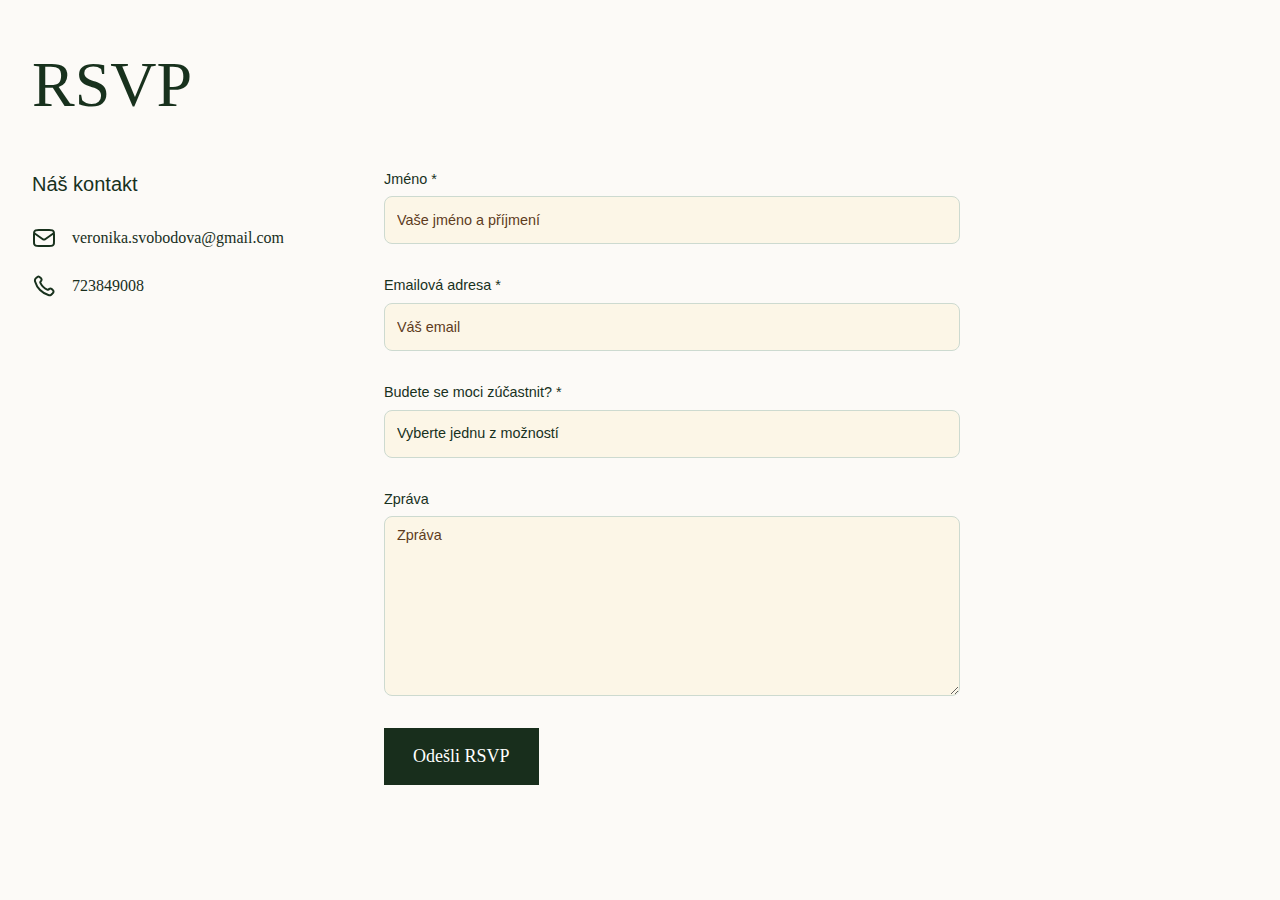
<file: rsvp.html>
<!DOCTYPE html>
<html lang="cs">
    
<head>
    <meta charset="utf-8"/>
    <title>RSVP</title>
    <meta content="RSVP" property="og:title"/>
    <meta property="og:type" content="website"/>
    <meta content="width=device-width, initial-scale=1" name="viewport"/>
    <link rel="stylesheet" type="text/css" href="rsvp_styles.css"/>
    <script type="text/javascript">!function(o,c){var n=c.documentElement,t=" w-mod-";n.className+=t+"js",("ontouchstart"in o||o.DocumentTouch&&c instanceof DocumentTouch)&&(n.className+=t+"touch")}(window,document);</script>
    <style> select { -webkit-appearance: none; } </style>
</head>

<body>
    <section id="Contact" class="contact-hero-section">
        <div class="w-layout-blockcontainer container w-container">
            <h1 class="heading-h2 margin-bottom-32">RSVP</h1>
            <div class="contact-form-block w-form">
                <form action="https://formsubmit.co/david.skliba@gmail.com" method="POST" class="contact-form-grid">
                    <div class="contact-side-container"><p words-slide-up="" text-split="" class="paragraph-20">Náš kontakt</p>
                        <div class="contact-list">
                            <div id="w-node-_334a11bf-5dee-5a60-2e94-5e9068038ddd-0ecbaa71" class="contact-list-item">
                                <div class="contact-list-icon-wrapper">
                                    <div class="contact-list-icon w-embed">
                                        <svg width="24" height="24" viewBox="0 0 24 24" fill="none" xmlns="http://www.w3.org/2000/svg">
                                            <path d="M2 7L10.1649 12.7154C10.8261 13.1783 11.1567 13.4097 11.5163 13.4993C11.8339 13.5785 12.1661 13.5785 12.4837 13.4993C12.8433 13.4097 13.1739 13.1783 13.8351 12.7154L22 7M6.8 20H17.2C18.8802 20 19.7202 20 20.362 19.673C20.9265 19.3854 21.3854 18.9265 21.673 18.362C22 17.7202 22 16.8802 22 15.2V8.8C22 7.11984 22 6.27976 21.673 5.63803C21.3854 5.07354 20.9265 4.6146 20.362 4.32698C19.7202 4 18.8802 4 17.2 4H6.8C5.11984 4 4.27976 4 3.63803 4.32698C3.07354 4.6146 2.6146 5.07354 2.32698 5.63803C2 6.27976 2 7.11984 2 8.8V15.2C2 16.8802 2 17.7202 2.32698 18.362C2.6146 18.9265 3.07354 19.3854 3.63803 19.673C4.27976 20 5.11984 20 6.8 20Z" stroke="currentColor" stroke-width="2" stroke-linecap="round" stroke-linejoin="round"/>
                                        </svg>
                                    </div>
                                </div>
                                <a href="mailto:veronika.svobodova@gmail.com" class="contact-links">veronika.svobodova@gmail.com</a>
                            </div>
                            <div id="w-node-_334a11bf-5dee-5a60-2e94-5e9068038de2-0ecbaa71" class="contact-list-item">
                                <div class="contact-list-icon-wrapper">
                                    <div class="contact-list-icon w-embed">
                                        <svg width="24" height="24" viewBox="0 0 24 24" fill="none" xmlns="http://www.w3.org/2000/svg">
                                            <path d="M8.38028 8.85335C9.07627 10.303 10.0251 11.6616 11.2266 12.8632C12.4282 14.0648 13.7869 15.0136 15.2365 15.7096C15.3612 15.7694 15.4235 15.7994 15.5024 15.8224C15.7828 15.9041 16.127 15.8454 16.3644 15.6754C16.4313 15.6275 16.4884 15.5704 16.6027 15.4561C16.9523 15.1064 17.1271 14.9316 17.3029 14.8174C17.9658 14.3864 18.8204 14.3864 19.4833 14.8174C19.6591 14.9316 19.8339 15.1064 20.1835 15.4561L20.3783 15.6509C20.9098 16.1824 21.1755 16.4481 21.3198 16.7335C21.6069 17.301 21.6069 17.9713 21.3198 18.5389C21.1755 18.8242 20.9098 19.09 20.3783 19.6214L20.2207 19.779C19.6911 20.3087 19.4263 20.5735 19.0662 20.7757C18.6667 21.0001 18.0462 21.1615 17.588 21.1601C17.1751 21.1589 16.8928 21.0788 16.3284 20.9186C13.295 20.0576 10.4326 18.4332 8.04466 16.0452C5.65668 13.6572 4.03221 10.7948 3.17124 7.76144C3.01103 7.19699 2.93092 6.91477 2.9297 6.50182C2.92833 6.0436 3.08969 5.42311 3.31411 5.0236C3.51636 4.66357 3.78117 4.39876 4.3108 3.86913L4.46843 3.7115C4.99987 3.18006 5.2656 2.91433 5.55098 2.76999C6.11854 2.48292 6.7888 2.48292 7.35636 2.76999C7.64174 2.91433 7.90747 3.18006 8.43891 3.7115L8.63378 3.90637C8.98338 4.25597 9.15819 4.43078 9.27247 4.60655C9.70347 5.26945 9.70347 6.12403 9.27247 6.78692C9.15819 6.96269 8.98338 7.1375 8.63378 7.4871C8.51947 7.60142 8.46231 7.65857 8.41447 7.72538C8.24446 7.96281 8.18576 8.30707 8.26748 8.58743C8.29048 8.66632 8.32041 8.72866 8.38028 8.85335Z" stroke="currentColor" stroke-width="2" stroke-linecap="round" stroke-linejoin="round"/>
                                        </svg>
                                    </div>
                                </div>
                                <a href="rsvp#" class="contact-links">723849008</a>
                            </div>
                            <div id="w-node-_334a11bf-5dee-5a60-2e94-5e9068038de7-0ecbaa71" class="contact-list-item"></div>
                        </div>
                    </div>
                    <div class="form-elements-grid">
                        <div class="_100-width">
                            <label for="First-Name-3" class="field-label">Jméno *</label>
                            <input class="text-field w-input" maxlength="256" name="Jméno" data-name="First Name" placeholder="Vaše jméno a příjmení" type="text" id="First-Name-3" required=""/>
                        </div>
                        <div class="_100-width">
                            <label for="Email-3" class="field-label">Emailová adresa *</label>
                            <input class="text-field w-input" maxlength="256" name="Email" data-name="Email" placeholder="Váš email " type="email" id="Email-3" required=""/>
                        </div>
                        <div class="_100-width">
                            <label for="Účast" class="field-label">Budete se moci zúčastnit? *</label>
                            <select id="Účast" name="Účast" data-name="Účast" required="" class="text-field w-select">
                                <option value="Choose">Vyberte jednu z možností</option>
                                <option value="Ano">Ano</option>
                                <option value="Ne">Ne</option>
                            </select>
                        </div>
                        <div class="_100-width">
                            <label for="Message-3" class="field-label">Zpráva</label>
                            <textarea placeholder="Zpráva" maxlength="5000" id="Message-3" name="Zpráva" data-name="Zpráva" class="text-field text-field-area w-input"></textarea>
                        </div>
                        <div class="_100-width">
                            <input type="submit" data-wait="Please wait..." class="primary-button w-button" value="Odešli RSVP"/>
                        </div>
                    </div>
                </form>
                <div class="success-message w-form-done">
                    <div class="paragraph-18">Už se nemůžeme dočkat na to až se všichni společně sejdeme!</div>
                </div>
                <div class="error-message w-form-fail">
                    <div>Ups! Něco se pokazilo při vyplňování dotazníku.</div>
                </div>
            </div>
        </div>
    </section>
</body>
</html>
</file>
<file: rsvp_styles.css>
html {
  -webkit-text-size-adjust: 100%;
  -ms-text-size-adjust: 100%;
  font-family: sans-serif;
}

body {
  margin: 0;
}

article, aside, details, figcaption, figure, footer, header, hgroup, main, menu, nav, section, summary {
  display: block;
}

audio, canvas, progress, video {
  vertical-align: baseline;
  display: inline-block;
}

audio:not([controls]) {
  height: 0;
  display: none;
}

[hidden], template {
  display: none;
}

a {
  background-color: #0000;
}

a:active, a:hover {
  outline: 0;
}

abbr[title] {
  border-bottom: 1px dotted;
}

b, strong {
  font-weight: bold;
}

dfn {
  font-style: italic;
}

h1 {
  margin: .67em 0;
  font-size: 2em;
}

mark {
  color: #000;
  background: #ff0;
}

small {
  font-size: 80%;
}

sub, sup {
  vertical-align: baseline;
  font-size: 75%;
  line-height: 0;
  position: relative;
}

sup {
  top: -.5em;
}

sub {
  bottom: -.25em;
}

img {
  border: 0;
}

svg:not(:root) {
  overflow: hidden;
}

hr {
  box-sizing: content-box;
  height: 0;
}

pre {
  overflow: auto;
}

code, kbd, pre, samp {
  font-family: monospace;
  font-size: 1em;
}

button, input, optgroup, select, textarea {
  color: inherit;
  font: inherit;
  margin: 0;
}

button {
  overflow: visible;
}

button, select {
  text-transform: none;
}

button, html input[type="button"], input[type="reset"] {
  -webkit-appearance: button;
  cursor: pointer;
}

button[disabled], html input[disabled] {
  cursor: default;
}

button::-moz-focus-inner, input::-moz-focus-inner {
  border: 0;
  padding: 0;
}

input {
  line-height: normal;
}

input[type="checkbox"], input[type="radio"] {
  box-sizing: border-box;
  padding: 0;
}

input[type="number"]::-webkit-inner-spin-button, input[type="number"]::-webkit-outer-spin-button {
  height: auto;
}

input[type="search"] {
  -webkit-appearance: none;
}

input[type="search"]::-webkit-search-cancel-button, input[type="search"]::-webkit-search-decoration {
  -webkit-appearance: none;
}

legend {
  border: 0;
  padding: 0;
}

textarea {
  overflow: auto;
}

optgroup {
  font-weight: bold;
}

table {
  border-collapse: collapse;
  border-spacing: 0;
}

td, th {
  padding: 0;
}

@font-face {
  font-family: webflow-icons;
  src: url("[data-uri]") format("truetype");
  font-weight: normal;
  font-style: normal;
}

[class^="w-icon-"], [class*=" w-icon-"] {
  speak: none;
  font-variant: normal;
  text-transform: none;
  -webkit-font-smoothing: antialiased;
  -moz-osx-font-smoothing: grayscale;
  font-style: normal;
  font-weight: normal;
  line-height: 1;
  font-family: webflow-icons !important;
}

.w-icon-slider-right:before {
  content: "";
}

.w-icon-slider-left:before {
  content: "";
}

.w-icon-nav-menu:before {
  content: "";
}

.w-icon-arrow-down:before, .w-icon-dropdown-toggle:before {
  content: "";
}

.w-icon-file-upload-remove:before {
  content: "";
}

.w-icon-file-upload-icon:before {
  content: "";
}

* {
  box-sizing: border-box;
}

html {
  height: 100%;
}

body {
  color: #333;
  background-color: #fff;
  min-height: 100%;
  margin: 0;
  font-family: Arial, sans-serif;
  font-size: 14px;
  line-height: 20px;
}

img {
  vertical-align: middle;
  max-width: 100%;
  display: inline-block;
}

html.w-mod-touch * {
  background-attachment: scroll !important;
}

.w-block {
  display: block;
}

.w-inline-block {
  max-width: 100%;
  display: inline-block;
}

.w-clearfix:before, .w-clearfix:after {
  content: " ";
  grid-area: 1 / 1 / 2 / 2;
  display: table;
}

.w-clearfix:after {
  clear: both;
}

.w-hidden {
  display: none;
}

.w-button {
  color: #fff;
  line-height: inherit;
  cursor: pointer;
  background-color: #3898ec;
  border: 0;
  border-radius: 0;
  padding: 9px 15px;
  text-decoration: none;
  display: inline-block;
}

input.w-button {
  -webkit-appearance: button;
}

html[data-w-dynpage] [data-w-cloak] {
  color: #0000 !important;
}

.w-code-block {
  margin: unset;
}

pre.w-code-block code {
  all: inherit;
}

.w-optimization {
  display: contents;
}

.w-webflow-badge, .w-webflow-badge * {
  z-index: auto;
  visibility: visible;
  box-sizing: border-box;
  float: none;
  clear: none;
  box-shadow: none;
  opacity: 1;
  direction: ltr;
  font-family: inherit;
  font-weight: inherit;
  color: inherit;
  font-size: inherit;
  line-height: inherit;
  font-style: inherit;
  font-variant: inherit;
  text-align: inherit;
  letter-spacing: inherit;
  -webkit-text-decoration: inherit;
  text-decoration: inherit;
  text-indent: 0;
  text-transform: inherit;
  text-shadow: none;
  font-smoothing: auto;
  vertical-align: baseline;
  cursor: inherit;
  white-space: inherit;
  word-break: normal;
  word-spacing: normal;
  word-wrap: normal;
  background: none;
  border: 0 #0000;
  border-radius: 0;
  width: auto;
  min-width: 0;
  max-width: none;
  height: auto;
  min-height: 0;
  max-height: none;
  margin: 0;
  padding: 0;
  list-style-type: disc;
  transition: none;
  display: block;
  position: static;
  inset: auto;
  overflow: visible;
  transform: none;
}

.w-webflow-badge {
  white-space: nowrap;
  cursor: pointer;
  box-shadow: 0 0 0 1px #0000001a, 0 1px 3px #0000001a;
  visibility: visible !important;
  z-index: 2147483647 !important;
  color: #aaadb0 !important;
  opacity: 1 !important;
  background-color: #fff !important;
  border-radius: 3px !important;
  width: auto !important;
  height: auto !important;
  margin: 0 !important;
  padding: 6px !important;
  font-size: 12px !important;
  line-height: 14px !important;
  text-decoration: none !important;
  display: inline-block !important;
  position: fixed !important;
  inset: auto 12px 12px auto !important;
  overflow: visible !important;
  transform: none !important;
}

.w-webflow-badge > img {
  visibility: visible !important;
  opacity: 1 !important;
  vertical-align: middle !important;
  display: inline-block !important;
}

h1, h2, h3, h4, h5, h6 {
  margin-bottom: 10px;
  font-weight: bold;
}

h1 {
  margin-top: 20px;
  font-size: 38px;
  line-height: 44px;
}

h2 {
  margin-top: 20px;
  font-size: 32px;
  line-height: 36px;
}

h3 {
  margin-top: 20px;
  font-size: 24px;
  line-height: 30px;
}

h4 {
  margin-top: 10px;
  font-size: 18px;
  line-height: 24px;
}

h5 {
  margin-top: 10px;
  font-size: 14px;
  line-height: 20px;
}

h6 {
  margin-top: 10px;
  font-size: 12px;
  line-height: 18px;
}

p {
  margin-top: 0;
  margin-bottom: 10px;
}

blockquote {
  border-left: 5px solid #e2e2e2;
  margin: 0 0 10px;
  padding: 10px 20px;
  font-size: 18px;
  line-height: 22px;
}

figure {
  margin: 0 0 10px;
}

figcaption {
  text-align: center;
  margin-top: 5px;
}

ul, ol {
  margin-top: 0;
  margin-bottom: 10px;
  padding-left: 40px;
}

.w-list-unstyled {
  padding-left: 0;
  list-style: none;
}

.w-embed:before, .w-embed:after {
  content: " ";
  grid-area: 1 / 1 / 2 / 2;
  display: table;
}

.w-embed:after {
  clear: both;
}

.w-video {
  width: 100%;
  padding: 0;
  position: relative;
}

.w-video iframe, .w-video object, .w-video embed {
  border: none;
  width: 100%;
  height: 100%;
  position: absolute;
  top: 0;
  left: 0;
}

fieldset {
  border: 0;
  margin: 0;
  padding: 0;
}

button, [type="button"], [type="reset"] {
  cursor: pointer;
  -webkit-appearance: button;
  border: 0;
}

.w-form {
  margin: 0 0 15px;
}

.w-form-done {
  text-align: center;
  background-color: #ddd;
  padding: 20px;
  display: none;
}

.w-form-fail {
  background-color: #ffdede;
  margin-top: 10px;
  padding: 10px;
  display: none;
}

.w-input, .w-select {
  color: #333;
  vertical-align: middle;
  background-color: #fff;
  border: 1px solid #ccc;
  width: 100%;
  height: 38px;
  margin-bottom: 10px;
  padding: 8px 12px;
  font-size: 14px;
  line-height: 1.42857;
  display: block;
}

.w-input::placeholder, .w-select::placeholder {
  color: #999;
}

.w-input:focus, .w-select:focus {
  border-color: #3898ec;
  outline: 0;
}

.w-input[disabled], .w-select[disabled], .w-input[readonly], .w-select[readonly], fieldset[disabled] .w-input, fieldset[disabled] .w-select {
  cursor: not-allowed;
}

.w-input[disabled]:not(.w-input-disabled), .w-select[disabled]:not(.w-input-disabled), .w-input[readonly], .w-select[readonly], fieldset[disabled]:not(.w-input-disabled) .w-input, fieldset[disabled]:not(.w-input-disabled) .w-select {
  background-color: #eee;
}

textarea.w-input, textarea.w-select {
  height: auto;
}

.w-select {
  background-color: #f3f3f3;
}

.w-select[multiple] {
  height: auto;
}

.w-form-label {
  cursor: pointer;
  margin-bottom: 0;
  font-weight: normal;
  display: inline-block;
}

.w-radio {
  margin-bottom: 5px;
  padding-left: 20px;
  display: block;
}

.w-radio:before, .w-radio:after {
  content: " ";
  grid-area: 1 / 1 / 2 / 2;
  display: table;
}

.w-radio:after {
  clear: both;
}

.w-radio-input {
  float: left;
  margin: 3px 0 0 -20px;
  line-height: normal;
}

.w-file-upload {
  margin-bottom: 10px;
  display: block;
}

.w-file-upload-input {
  opacity: 0;
  z-index: -100;
  width: .1px;
  height: .1px;
  position: absolute;
  overflow: hidden;
}

.w-file-upload-default, .w-file-upload-uploading, .w-file-upload-success {
  color: #333;
  display: inline-block;
}

.w-file-upload-error {
  margin-top: 10px;
  display: block;
}

.w-file-upload-default.w-hidden, .w-file-upload-uploading.w-hidden, .w-file-upload-error.w-hidden, .w-file-upload-success.w-hidden {
  display: none;
}

.w-file-upload-uploading-btn {
  cursor: pointer;
  background-color: #fafafa;
  border: 1px solid #ccc;
  margin: 0;
  padding: 8px 12px;
  font-size: 14px;
  font-weight: normal;
  display: flex;
}

.w-file-upload-file {
  background-color: #fafafa;
  border: 1px solid #ccc;
  flex-grow: 1;
  justify-content: space-between;
  margin: 0;
  padding: 8px 9px 8px 11px;
  display: flex;
}

.w-file-upload-file-name {
  font-size: 14px;
  font-weight: normal;
  display: block;
}

.w-file-remove-link {
  cursor: pointer;
  width: auto;
  height: auto;
  margin-top: 3px;
  margin-left: 10px;
  padding: 3px;
  display: block;
}

.w-icon-file-upload-remove {
  margin: auto;
  font-size: 10px;
}

.w-file-upload-error-msg {
  color: #ea384c;
  padding: 2px 0;
  display: inline-block;
}

.w-file-upload-info {
  padding: 0 12px;
  line-height: 38px;
  display: inline-block;
}

.w-file-upload-label {
  cursor: pointer;
  background-color: #fafafa;
  border: 1px solid #ccc;
  margin: 0;
  padding: 8px 12px;
  font-size: 14px;
  font-weight: normal;
  display: inline-block;
}

.w-icon-file-upload-icon, .w-icon-file-upload-uploading {
  width: 20px;
  margin-right: 8px;
  display: inline-block;
}

.w-icon-file-upload-uploading {
  height: 20px;
}

.w-container {
  max-width: 940px;
  margin-left: auto;
  margin-right: auto;
}

.w-container:before, .w-container:after {
  content: " ";
  grid-area: 1 / 1 / 2 / 2;
  display: table;
}

.w-container:after {
  clear: both;
}

.w-container .w-row {
  margin-left: -10px;
  margin-right: -10px;
}

.w-row:before, .w-row:after {
  content: " ";
  grid-area: 1 / 1 / 2 / 2;
  display: table;
}

.w-row:after {
  clear: both;
}

.w-row .w-row {
  margin-left: 0;
  margin-right: 0;
}

.w-col {
  float: left;
  width: 100%;
  min-height: 1px;
  padding-left: 10px;
  padding-right: 10px;
  position: relative;
}

.w-col .w-col {
  padding-left: 0;
  padding-right: 0;
}

.w-col-1 {
  width: 8.33333%;
}

.w-col-2 {
  width: 16.6667%;
}

.w-col-3 {
  width: 25%;
}

.w-col-4 {
  width: 33.3333%;
}

.w-col-5 {
  width: 41.6667%;
}

.w-col-6 {
  width: 50%;
}

.w-col-7 {
  width: 58.3333%;
}

.w-col-8 {
  width: 66.6667%;
}

.w-col-9 {
  width: 75%;
}

.w-col-10 {
  width: 83.3333%;
}

.w-col-11 {
  width: 91.6667%;
}

.w-col-12 {
  width: 100%;
}

.w-hidden-main {
  display: none !important;
}

@media screen and (max-width: 991px) {
  .w-container {
    max-width: 728px;
  }

  .w-hidden-main {
    display: inherit !important;
  }

  .w-hidden-medium {
    display: none !important;
  }

  .w-col-medium-1 {
    width: 8.33333%;
  }

  .w-col-medium-2 {
    width: 16.6667%;
  }

  .w-col-medium-3 {
    width: 25%;
  }

  .w-col-medium-4 {
    width: 33.3333%;
  }

  .w-col-medium-5 {
    width: 41.6667%;
  }

  .w-col-medium-6 {
    width: 50%;
  }

  .w-col-medium-7 {
    width: 58.3333%;
  }

  .w-col-medium-8 {
    width: 66.6667%;
  }

  .w-col-medium-9 {
    width: 75%;
  }

  .w-col-medium-10 {
    width: 83.3333%;
  }

  .w-col-medium-11 {
    width: 91.6667%;
  }

  .w-col-medium-12 {
    width: 100%;
  }

  .w-col-stack {
    width: 100%;
    left: auto;
    right: auto;
  }
}

@media screen and (max-width: 767px) {
  .w-hidden-main, .w-hidden-medium {
    display: inherit !important;
  }

  .w-hidden-small {
    display: none !important;
  }

  .w-row, .w-container .w-row {
    margin-left: 0;
    margin-right: 0;
  }

  .w-col {
    width: 100%;
    left: auto;
    right: auto;
  }

  .w-col-small-1 {
    width: 8.33333%;
  }

  .w-col-small-2 {
    width: 16.6667%;
  }

  .w-col-small-3 {
    width: 25%;
  }

  .w-col-small-4 {
    width: 33.3333%;
  }

  .w-col-small-5 {
    width: 41.6667%;
  }

  .w-col-small-6 {
    width: 50%;
  }

  .w-col-small-7 {
    width: 58.3333%;
  }

  .w-col-small-8 {
    width: 66.6667%;
  }

  .w-col-small-9 {
    width: 75%;
  }

  .w-col-small-10 {
    width: 83.3333%;
  }

  .w-col-small-11 {
    width: 91.6667%;
  }

  .w-col-small-12 {
    width: 100%;
  }
}

@media screen and (max-width: 479px) {
  .w-container {
    max-width: none;
  }

  .w-hidden-main, .w-hidden-medium, .w-hidden-small {
    display: inherit !important;
  }

  .w-hidden-tiny {
    display: none !important;
  }

  .w-col {
    width: 100%;
  }

  .w-col-tiny-1 {
    width: 8.33333%;
  }

  .w-col-tiny-2 {
    width: 16.6667%;
  }

  .w-col-tiny-3 {
    width: 25%;
  }

  .w-col-tiny-4 {
    width: 33.3333%;
  }

  .w-col-tiny-5 {
    width: 41.6667%;
  }

  .w-col-tiny-6 {
    width: 50%;
  }

  .w-col-tiny-7 {
    width: 58.3333%;
  }

  .w-col-tiny-8 {
    width: 66.6667%;
  }

  .w-col-tiny-9 {
    width: 75%;
  }

  .w-col-tiny-10 {
    width: 83.3333%;
  }

  .w-col-tiny-11 {
    width: 91.6667%;
  }

  .w-col-tiny-12 {
    width: 100%;
  }
}

.w-widget {
  position: relative;
}

.w-widget-map {
  width: 100%;
  height: 400px;
}

.w-widget-map label {
  width: auto;
  display: inline;
}

.w-widget-map img {
  max-width: inherit;
}

.w-widget-map .gm-style-iw {
  text-align: center;
}

.w-widget-map .gm-style-iw > button {
  display: none !important;
}

.w-widget-twitter {
  overflow: hidden;
}

.w-widget-twitter-count-shim {
  vertical-align: top;
  text-align: center;
  background: #fff;
  border: 1px solid #758696;
  border-radius: 3px;
  width: 28px;
  height: 20px;
  display: inline-block;
  position: relative;
}

.w-widget-twitter-count-shim * {
  pointer-events: none;
  -webkit-user-select: none;
  user-select: none;
}

.w-widget-twitter-count-shim .w-widget-twitter-count-inner {
  text-align: center;
  color: #999;
  font-family: serif;
  font-size: 15px;
  line-height: 12px;
  position: relative;
}

.w-widget-twitter-count-shim .w-widget-twitter-count-clear {
  display: block;
  position: relative;
}

.w-widget-twitter-count-shim.w--large {
  width: 36px;
  height: 28px;
}

.w-widget-twitter-count-shim.w--large .w-widget-twitter-count-inner {
  font-size: 18px;
  line-height: 18px;
}

.w-widget-twitter-count-shim:not(.w--vertical) {
  margin-left: 5px;
  margin-right: 8px;
}

.w-widget-twitter-count-shim:not(.w--vertical).w--large {
  margin-left: 6px;
}

.w-widget-twitter-count-shim:not(.w--vertical):before, .w-widget-twitter-count-shim:not(.w--vertical):after {
  content: " ";
  pointer-events: none;
  border: solid #0000;
  width: 0;
  height: 0;
  position: absolute;
  top: 50%;
  left: 0;
}

.w-widget-twitter-count-shim:not(.w--vertical):before {
  border-width: 4px;
  border-color: #75869600 #5d6c7b #75869600 #75869600;
  margin-top: -4px;
  margin-left: -9px;
}

.w-widget-twitter-count-shim:not(.w--vertical).w--large:before {
  border-width: 5px;
  margin-top: -5px;
  margin-left: -10px;
}

.w-widget-twitter-count-shim:not(.w--vertical):after {
  border-width: 4px;
  border-color: #fff0 #fff #fff0 #fff0;
  margin-top: -4px;
  margin-left: -8px;
}

.w-widget-twitter-count-shim:not(.w--vertical).w--large:after {
  border-width: 5px;
  margin-top: -5px;
  margin-left: -9px;
}

.w-widget-twitter-count-shim.w--vertical {
  width: 61px;
  height: 33px;
  margin-bottom: 8px;
}

.w-widget-twitter-count-shim.w--vertical:before, .w-widget-twitter-count-shim.w--vertical:after {
  content: " ";
  pointer-events: none;
  border: solid #0000;
  width: 0;
  height: 0;
  position: absolute;
  top: 100%;
  left: 50%;
}

.w-widget-twitter-count-shim.w--vertical:before {
  border-width: 5px;
  border-color: #5d6c7b #75869600 #75869600;
  margin-left: -5px;
}

.w-widget-twitter-count-shim.w--vertical:after {
  border-width: 4px;
  border-color: #fff #fff0 #fff0;
  margin-left: -4px;
}

.w-widget-twitter-count-shim.w--vertical .w-widget-twitter-count-inner {
  font-size: 18px;
  line-height: 22px;
}

.w-widget-twitter-count-shim.w--vertical.w--large {
  width: 76px;
}

.w-background-video {
  color: #fff;
  height: 500px;
  position: relative;
  overflow: hidden;
}

.w-background-video > video {
  object-fit: cover;
  z-index: -100;
  background-position: 50%;
  background-size: cover;
  width: 100%;
  height: 100%;
  margin: auto;
  position: absolute;
  inset: -100%;
}

.w-background-video > video::-webkit-media-controls-start-playback-button {
  -webkit-appearance: none;
  display: none !important;
}

.w-background-video--control {
  background-color: #0000;
  padding: 0;
  position: absolute;
  bottom: 1em;
  right: 1em;
}

.w-background-video--control > [hidden] {
  display: none !important;
}

.w-slider {
  text-align: center;
  clear: both;
  -webkit-tap-highlight-color: #0000;
  tap-highlight-color: #0000;
  background: #ddd;
  height: 300px;
  position: relative;
}

.w-slider-mask {
  z-index: 1;
  white-space: nowrap;
  height: 100%;
  display: block;
  position: relative;
  left: 0;
  right: 0;
  overflow: hidden;
}

.w-slide {
  vertical-align: top;
  white-space: normal;
  text-align: left;
  width: 100%;
  height: 100%;
  display: inline-block;
  position: relative;
}

.w-slider-nav {
  z-index: 2;
  text-align: center;
  -webkit-tap-highlight-color: #0000;
  tap-highlight-color: #0000;
  height: 40px;
  margin: auto;
  padding-top: 10px;
  position: absolute;
  inset: auto 0 0;
}

.w-slider-nav.w-round > div {
  border-radius: 100%;
}

.w-slider-nav.w-num > div {
  font-size: inherit;
  line-height: inherit;
  width: auto;
  height: auto;
  padding: .2em .5em;
}

.w-slider-nav.w-shadow > div {
  box-shadow: 0 0 3px #3336;
}

.w-slider-nav-invert {
  color: #fff;
}

.w-slider-nav-invert > div {
  background-color: #2226;
}

.w-slider-nav-invert > div.w-active {
  background-color: #222;
}

.w-slider-dot {
  cursor: pointer;
  background-color: #fff6;
  width: 1em;
  height: 1em;
  margin: 0 3px .5em;
  transition: background-color .1s, color .1s;
  display: inline-block;
  position: relative;
}

.w-slider-dot.w-active {
  background-color: #fff;
}

.w-slider-dot:focus {
  outline: none;
  box-shadow: 0 0 0 2px #fff;
}

.w-slider-dot:focus.w-active {
  box-shadow: none;
}

.w-slider-arrow-left, .w-slider-arrow-right {
  cursor: pointer;
  color: #fff;
  -webkit-tap-highlight-color: #0000;
  tap-highlight-color: #0000;
  -webkit-user-select: none;
  user-select: none;
  width: 80px;
  margin: auto;
  font-size: 40px;
  position: absolute;
  inset: 0;
  overflow: hidden;
}

.w-slider-arrow-left [class^="w-icon-"], .w-slider-arrow-right [class^="w-icon-"], .w-slider-arrow-left [class*=" w-icon-"], .w-slider-arrow-right [class*=" w-icon-"] {
  position: absolute;
}

.w-slider-arrow-left:focus, .w-slider-arrow-right:focus {
  outline: 0;
}

.w-slider-arrow-left {
  z-index: 3;
  right: auto;
}

.w-slider-arrow-right {
  z-index: 4;
  left: auto;
}

.w-icon-slider-left, .w-icon-slider-right {
  width: 1em;
  height: 1em;
  margin: auto;
  inset: 0;
}

.w-slider-aria-label {
  clip: rect(0 0 0 0);
  border: 0;
  width: 1px;
  height: 1px;
  margin: -1px;
  padding: 0;
  position: absolute;
  overflow: hidden;
}

.w-slider-force-show {
  display: block !important;
}

.w-dropdown {
  text-align: left;
  z-index: 900;
  margin-left: auto;
  margin-right: auto;
  display: inline-block;
  position: relative;
}

.w-dropdown-btn, .w-dropdown-toggle, .w-dropdown-link {
  vertical-align: top;
  color: #222;
  text-align: left;
  white-space: nowrap;
  margin-left: auto;
  margin-right: auto;
  padding: 20px;
  text-decoration: none;
  position: relative;
}

.w-dropdown-toggle {
  -webkit-user-select: none;
  user-select: none;
  cursor: pointer;
  padding-right: 40px;
  display: inline-block;
}

.w-dropdown-toggle:focus {
  outline: 0;
}

.w-icon-dropdown-toggle {
  width: 1em;
  height: 1em;
  margin: auto 20px auto auto;
  position: absolute;
  top: 0;
  bottom: 0;
  right: 0;
}

.w-dropdown-list {
  background: #ddd;
  min-width: 100%;
  display: none;
  position: absolute;
}

.w-dropdown-list.w--open {
  display: block;
}

.w-dropdown-link {
  color: #222;
  padding: 10px 20px;
  display: block;
}

.w-dropdown-link.w--current {
  color: #0082f3;
}

.w-dropdown-link:focus {
  outline: 0;
}

@media screen and (max-width: 767px) {
  .w-nav-brand {
    padding-left: 10px;
  }
}

.w-lightbox-backdrop {
  cursor: auto;
  letter-spacing: normal;
  text-indent: 0;
  text-shadow: none;
  text-transform: none;
  visibility: visible;
  white-space: normal;
  word-break: normal;
  word-spacing: normal;
  word-wrap: normal;
  color: #fff;
  text-align: center;
  z-index: 2000;
  opacity: 0;
  -webkit-user-select: none;
  -moz-user-select: none;
  -webkit-tap-highlight-color: transparent;
  background: #000000e6;
  outline: 0;
  font-family: Helvetica Neue, Helvetica, Ubuntu, Segoe UI, Verdana, sans-serif;
  font-size: 17px;
  font-style: normal;
  font-weight: 300;
  line-height: 1.2;
  list-style: disc;
  position: fixed;
  inset: 0;
  -webkit-transform: translate(0);
}

.w-lightbox-backdrop, .w-lightbox-container {
  -webkit-overflow-scrolling: touch;
  height: 100%;
  overflow: auto;
}

.w-lightbox-content {
  height: 100vh;
  position: relative;
  overflow: hidden;
}

.w-lightbox-view {
  opacity: 0;
  width: 100vw;
  height: 100vh;
  position: absolute;
}

.w-lightbox-view:before {
  content: "";
  height: 100vh;
}

.w-lightbox-group, .w-lightbox-group .w-lightbox-view, .w-lightbox-group .w-lightbox-view:before {
  height: 86vh;
}

.w-lightbox-frame, .w-lightbox-view:before {
  vertical-align: middle;
  display: inline-block;
}

.w-lightbox-figure {
  margin: 0;
  position: relative;
}

.w-lightbox-group .w-lightbox-figure {
  cursor: pointer;
}

.w-lightbox-img {
  width: auto;
  max-width: none;
  height: auto;
}

.w-lightbox-image {
  float: none;
  max-width: 100vw;
  max-height: 100vh;
  display: block;
}

.w-lightbox-group .w-lightbox-image {
  max-height: 86vh;
}

.w-lightbox-caption {
  text-align: left;
  text-overflow: ellipsis;
  white-space: nowrap;
  background: #0006;
  padding: .5em 1em;
  position: absolute;
  bottom: 0;
  left: 0;
  right: 0;
  overflow: hidden;
}

.w-lightbox-embed {
  width: 100%;
  height: 100%;
  position: absolute;
  inset: 0;
}

.w-lightbox-control {
  cursor: pointer;
  background-position: center;
  background-repeat: no-repeat;
  background-size: 24px;
  width: 4em;
  transition: all .3s;
  position: absolute;
  top: 0;
}

.w-lightbox-left {
  background-image: url("[data-uri]");
  display: none;
  bottom: 0;
  left: 0;
}

.w-lightbox-right {
  background-image: url("[data-uri]");
  display: none;
  bottom: 0;
  right: 0;
}

.w-lightbox-close {
  background-image: url("[data-uri]");
  background-size: 18px;
  height: 2.6em;
  right: 0;
}

.w-lightbox-strip {
  white-space: nowrap;
  padding: 0 1vh;
  line-height: 0;
  position: absolute;
  bottom: 0;
  left: 0;
  right: 0;
  overflow: auto hidden;
}

.w-lightbox-item {
  box-sizing: content-box;
  cursor: pointer;
  width: 10vh;
  padding: 2vh 1vh;
  display: inline-block;
  -webkit-transform: translate3d(0, 0, 0);
}

.w-lightbox-active {
  opacity: .3;
}

.w-lightbox-thumbnail {
  background: #222;
  height: 10vh;
  position: relative;
  overflow: hidden;
}

.w-lightbox-thumbnail-image {
  position: absolute;
  top: 0;
  left: 0;
}

.w-lightbox-thumbnail .w-lightbox-tall {
  width: 100%;
  top: 50%;
  transform: translate(0, -50%);
}

.w-lightbox-thumbnail .w-lightbox-wide {
  height: 100%;
  left: 50%;
  transform: translate(-50%);
}

.w-lightbox-spinner {
  box-sizing: border-box;
  border: 5px solid #0006;
  border-radius: 50%;
  width: 40px;
  height: 40px;
  margin-top: -20px;
  margin-left: -20px;
  animation: .8s linear infinite spin;
  position: absolute;
  top: 50%;
  left: 50%;
}

.w-lightbox-spinner:after {
  content: "";
  border: 3px solid #0000;
  border-bottom-color: #fff;
  border-radius: 50%;
  position: absolute;
  inset: -4px;
}

.w-lightbox-hide {
  display: none;
}

.w-lightbox-noscroll {
  overflow: hidden;
}

@media (min-width: 768px) {
  .w-lightbox-content {
    height: 96vh;
    margin-top: 2vh;
  }

  .w-lightbox-view, .w-lightbox-view:before {
    height: 96vh;
  }

  .w-lightbox-group, .w-lightbox-group .w-lightbox-view, .w-lightbox-group .w-lightbox-view:before {
    height: 84vh;
  }

  .w-lightbox-image {
    max-width: 96vw;
    max-height: 96vh;
  }

  .w-lightbox-group .w-lightbox-image {
    max-width: 82.3vw;
    max-height: 84vh;
  }

  .w-lightbox-left, .w-lightbox-right {
    opacity: .5;
    display: block;
  }

  .w-lightbox-close {
    opacity: .8;
  }

  .w-lightbox-control:hover {
    opacity: 1;
  }
}

.w-lightbox-inactive, .w-lightbox-inactive:hover {
  opacity: 0;
}

.w-richtext:before, .w-richtext:after {
  content: " ";
  grid-area: 1 / 1 / 2 / 2;
  display: table;
}

.w-richtext:after {
  clear: both;
}

.w-richtext[contenteditable="true"]:before, .w-richtext[contenteditable="true"]:after {
  white-space: initial;
}

.w-richtext ol, .w-richtext ul {
  overflow: hidden;
}

.w-richtext .w-richtext-figure-selected.w-richtext-figure-type-video div:after, .w-richtext .w-richtext-figure-selected[data-rt-type="video"] div:after, .w-richtext .w-richtext-figure-selected.w-richtext-figure-type-image div, .w-richtext .w-richtext-figure-selected[data-rt-type="image"] div {
  outline: 2px solid #2895f7;
}

.w-richtext figure.w-richtext-figure-type-video > div:after, .w-richtext figure[data-rt-type="video"] > div:after {
  content: "";
  display: none;
  position: absolute;
  inset: 0;
}

.w-richtext figure {
  max-width: 60%;
  position: relative;
}

.w-richtext figure > div:before {
  cursor: default !important;
}

.w-richtext figure img {
  width: 100%;
}

.w-richtext figure figcaption.w-richtext-figcaption-placeholder {
  opacity: .6;
}

.w-richtext figure div {
  color: #0000;
  font-size: 0;
}

.w-richtext figure.w-richtext-figure-type-image, .w-richtext figure[data-rt-type="image"] {
  display: table;
}

.w-richtext figure.w-richtext-figure-type-image > div, .w-richtext figure[data-rt-type="image"] > div {
  display: inline-block;
}

.w-richtext figure.w-richtext-figure-type-image > figcaption, .w-richtext figure[data-rt-type="image"] > figcaption {
  caption-side: bottom;
  display: table-caption;
}

.w-richtext figure.w-richtext-figure-type-video, .w-richtext figure[data-rt-type="video"] {
  width: 60%;
  height: 0;
}

.w-richtext figure.w-richtext-figure-type-video iframe, .w-richtext figure[data-rt-type="video"] iframe {
  width: 100%;
  height: 100%;
  position: absolute;
  top: 0;
  left: 0;
}

.w-richtext figure.w-richtext-figure-type-video > div, .w-richtext figure[data-rt-type="video"] > div {
  width: 100%;
}

.w-richtext figure.w-richtext-align-center {
  clear: both;
  margin-left: auto;
  margin-right: auto;
}

.w-richtext figure.w-richtext-align-center.w-richtext-figure-type-image > div, .w-richtext figure.w-richtext-align-center[data-rt-type="image"] > div {
  max-width: 100%;
}

.w-richtext figure.w-richtext-align-normal {
  clear: both;
}

.w-richtext figure.w-richtext-align-fullwidth {
  text-align: center;
  clear: both;
  width: 100%;
  max-width: 100%;
  margin-left: auto;
  margin-right: auto;
  display: block;
}

.w-richtext figure.w-richtext-align-fullwidth > div {
  padding-bottom: inherit;
  display: inline-block;
}

.w-richtext figure.w-richtext-align-fullwidth > figcaption {
  display: block;
}

.w-richtext figure.w-richtext-align-floatleft {
  float: left;
  clear: none;
  margin-right: 15px;
}

.w-richtext figure.w-richtext-align-floatright {
  float: right;
  clear: none;
  margin-left: 15px;
}

.w-nav {
  z-index: 1000;
  background: #ddd;
  position: relative;
}

.w-nav:before, .w-nav:after {
  content: " ";
  grid-area: 1 / 1 / 2 / 2;
  display: table;
}

.w-nav:after {
  clear: both;
}

.w-nav-brand {
  float: left;
  color: #333;
  text-decoration: none;
  position: relative;
}

.w-nav-link {
  vertical-align: top;
  color: #222;
  text-align: left;
  margin-left: auto;
  margin-right: auto;
  padding: 20px;
  text-decoration: none;
  display: inline-block;
  position: relative;
}

.w-nav-link.w--current {
  color: #0082f3;
}

.w-nav-menu {
  float: right;
  position: relative;
}

[data-nav-menu-open] {
  text-align: center;
  background: #c8c8c8;
  min-width: 200px;
  position: absolute;
  top: 100%;
  left: 0;
  right: 0;
  overflow: visible;
  display: block !important;
}

.w--nav-link-open {
  display: block;
  position: relative;
}

.w-nav-overlay {
  width: 100%;
  display: none;
  position: absolute;
  top: 100%;
  left: 0;
  right: 0;
  overflow: hidden;
}

.w-nav-overlay [data-nav-menu-open] {
  top: 0;
}

.w-nav[data-animation="over-left"] .w-nav-overlay {
  width: auto;
}

.w-nav[data-animation="over-left"] .w-nav-overlay, .w-nav[data-animation="over-left"] [data-nav-menu-open] {
  z-index: 1;
  top: 0;
  right: auto;
}

.w-nav[data-animation="over-right"] .w-nav-overlay {
  width: auto;
}

.w-nav[data-animation="over-right"] .w-nav-overlay, .w-nav[data-animation="over-right"] [data-nav-menu-open] {
  z-index: 1;
  top: 0;
  left: auto;
}

.w-nav-button {
  float: right;
  cursor: pointer;
  -webkit-tap-highlight-color: #0000;
  tap-highlight-color: #0000;
  -webkit-user-select: none;
  user-select: none;
  padding: 18px;
  font-size: 24px;
  display: none;
  position: relative;
}

.w-nav-button:focus {
  outline: 0;
}

.w-nav-button.w--open {
  color: #fff;
  background-color: #c8c8c8;
}

.w-nav[data-collapse="all"] .w-nav-menu {
  display: none;
}

.w-nav[data-collapse="all"] .w-nav-button, .w--nav-dropdown-open, .w--nav-dropdown-toggle-open {
  display: block;
}

.w--nav-dropdown-list-open {
  position: static;
}

@media screen and (max-width: 991px) {
  .w-nav[data-collapse="medium"] .w-nav-menu {
    display: none;
  }

  .w-nav[data-collapse="medium"] .w-nav-button {
    display: block;
  }
}

@media screen and (max-width: 767px) {
  .w-nav[data-collapse="small"] .w-nav-menu {
    display: none;
  }

  .w-nav[data-collapse="small"] .w-nav-button {
    display: block;
  }

  .w-nav-brand {
    padding-left: 10px;
  }
}

@media screen and (max-width: 479px) {
  .w-nav[data-collapse="tiny"] .w-nav-menu {
    display: none;
  }

  .w-nav[data-collapse="tiny"] .w-nav-button {
    display: block;
  }
}

.w-tabs {
  position: relative;
}

.w-tabs:before, .w-tabs:after {
  content: " ";
  grid-area: 1 / 1 / 2 / 2;
  display: table;
}

.w-tabs:after {
  clear: both;
}

.w-tab-menu {
  position: relative;
}

.w-tab-link {
  vertical-align: top;
  text-align: left;
  cursor: pointer;
  color: #222;
  background-color: #ddd;
  padding: 9px 30px;
  text-decoration: none;
  display: inline-block;
  position: relative;
}

.w-tab-link.w--current {
  background-color: #c8c8c8;
}

.w-tab-link:focus {
  outline: 0;
}

.w-tab-content {
  display: block;
  position: relative;
  overflow: hidden;
}

.w-tab-pane {
  display: none;
  position: relative;
}

.w--tab-active {
  display: block;
}

@media screen and (max-width: 479px) {
  .w-tab-link {
    display: block;
  }
}

.w-ix-emptyfix:after {
  content: "";
}

@keyframes spin {
  0% {
    transform: rotate(0);
  }

  100% {
    transform: rotate(360deg);
  }
}

.w-dyn-empty {
  background-color: #ddd;
  padding: 10px;
}

.w-dyn-hide, .w-dyn-bind-empty, .w-condition-invisible {
  display: none !important;
}

.wf-layout-layout {
  display: grid;
}

.w-code-component > * {
  width: 100%;
  height: 100%;
  position: absolute;
  top: 0;
  left: 0;
}

:root {
  --brand--neutrals--light-background: #fefefe;
  --text--default--dark-text: #18311d;
  --brand--primary--action: #182e1c;
  --brand--primary--action-pressed: #0a0a0a;
  --brand--primary--action-hover: #071300;
  --text--default--medium-text: #2b412f;
  --text--default--light-text: #7a7a7a;
  --brand--neutrals--grey-dark: #6f6c67;
  --dark-blue\<deleted\|variable-47274d42\>: #0e2244;
  --brand--neutrals--grey-background: #cddad0;
  --brand--neutrals--grey-mid: #d3d3d3;
  --brand--color--green-light: #f4f7f4;
  --untitled-ui--primary600\<deleted\|variable-c514c1b4\>: #162b4c;
  --brand--color--red\<deleted\|variable-77654926-6933-b517-4f60-3f21b1974730\>: #ca4949;
  --brand--color--red-light\<deleted\|variable-dad8a357-8cda-10cf-b0ed-9cc89fda3963\>: #f8e2e2;
  --brand--neutrals--black: black;
  --primary-font: "Gloock", "Cinzel", "Cormorant Unicase", serif;
  --primary-font-sans: "Prata", "Forum", "Playfair Display SC", sans-serif;
}

.w-layout-blockcontainer {
  max-width: 940px;
  margin-left: auto;
  margin-right: auto;
  display: block;
}

.w-layout-grid {
  grid-row-gap: 16px;
  grid-column-gap: 16px;
  grid-template-rows: auto auto;
  grid-template-columns: 1fr 1fr;
  grid-auto-columns: 1fr;
  display: grid;
}

.w-layout-vflex {
  flex-direction: column;
  align-items: flex-start;
  display: flex;
}

@media screen and (max-width: 991px) {
  .w-layout-blockcontainer {
    max-width: 728px;
  }
}

@media screen and (max-width: 767px) {
  .w-layout-blockcontainer {
    max-width: none;
  }
}

body {
  background-color: #fcfaf7;
  color: var(--text--default--dark-text);
  flex-direction: column;
  min-height: 100%;
  font-family: var(--primary-font);
  font-size: 1rem;
  line-height: 100%;
  display: flex;
}

h1 {
  margin-top: 0;
  margin-bottom: 0;
  font-size: 5.6rem;
  font-weight: 400;
  line-height: 1.07em;
}

h2 {
  margin-top: 0;
  margin-bottom: 0;
  font-size: 5.5rem;
  font-weight: 400;
  line-height: 1.05em;
}

h3 {
  margin-top: 0;
  margin-bottom: 0;
  font-size: 2.25rem;
  font-weight: 400;
  line-height: 1.1em;
}

h4 {
  margin-top: 0;
  margin-bottom: 0;
  font-size: 1.3rem;
  font-weight: 500;
  line-height: 1.2em;
}

h5 {
  margin-top: 0;
  font-size: .875rem;
  font-weight: 700;
  line-height: 1.25rem;
}

h6 {
  margin-top: 0;
  margin-bottom: 16px;
  font-size: .75rem;
  font-weight: 700;
  line-height: 1.125rem;
}

p {
  margin-bottom: 0;
}

a {
  color: var(--brand--primary--action);
  padding-left: 0;
  padding-right: 0;
  text-decoration: none;
  transition: color .3s;
}

a:hover {
  color: var(--brand--primary--action-pressed);
}

ul {
  flex-direction: column;
  margin-top: 0;
  margin-bottom: 0;
  padding-left: 0;
  display: flex;
}

ol {
  margin-top: 0;
  margin-bottom: .625rem;
  padding-left: 2.5rem;
}

img {
  width: 100%;
  max-width: 100%;
  display: inline-block;
}

label {
  margin-bottom: 0;
  font-weight: 400;
  display: block;
}

blockquote {
  border-left: .3125rem solid #e2e2e2;
  font-size: 1.125rem;
  line-height: 1.375rem;
}

figure {
  margin-bottom: 10px;
}

.container {
  flex-direction: column;
  width: 100%;
  max-width: 100rem;
  padding-left: 2rem;
  padding-right: 20rem;
  display: flex;
}

.container.navigation-container {
  flex-flow: row;
  justify-content: space-between;
  align-items: stretch;
}

.container.container-polaroids {
  max-width: 90rem;
}

.container.container-instructions {
  max-width: 56rem;
  margin-top: 2rem;
}

.margin-bottom-0 {
  margin-bottom: 0;
}

.margin-bottom-8 {
  margin-bottom: .5rem;
}

.margin-bottom-16 {
  margin-bottom: 1rem;
}

.margin-bottom-24 {
  margin-bottom: 1.5rem;
}

.margin-bottom-32 {
  margin-bottom: 3rem;
}

.margin-bottom-48 {
  margin-bottom: 3rem;
}

.heading-h4 {
  font-size: 1.75rem;
  font-weight: 400;
  line-height: 1.2em;
}

.heading-h5 {
  font-size: 1.2rem;
  font-weight: 500;
  line-height: 120%;
}

.heading-h6 {
  font-size: 1rem;
  line-height: 120%;
}

.paragraph-18 {
  color: var(--brand--primary--action);
  font-family: Jost, sans-serif;
  font-size: 1.125rem;
  line-height: 1.5em;
}

.primary-button {
  background-color: var(--brand--primary--action);
  color: var(--brand--neutrals--light-background);
  border: .0625rem solid #0000;
  border-top-width: 1px;
  flex: none;
  justify-content: center;
  align-items: center;
  min-width: 9rem;
  padding: .85rem 1.75rem;
  font-size: 1.125rem;
  line-height: 1.5em;
  transition-property: background-color;
  display: flex;
}

.primary-button:hover {
  background-color: var(--brand--primary--action-hover);
  color: var(--brand--neutrals--light-background);
}

.primary-button:focus {
  background-color: var(--text--default--dark-text);
}

.primary-button.button-white {
  background-color: var(--brand--neutrals--light-background);
  color: var(--brand--primary--action);
  transition: background-color .2s;
}

.primary-button.button-white:hover {
  background-color: #e6e6e6;
}

.primary-button.primary-button-slim {
  min-width: auto;
  padding-top: .75rem;
  padding-bottom: .75rem;
  font-size: 1.125rem;
}

.section {
  flex-direction: column;
  justify-content: center;
  align-items: center;
  width: 100%;
  padding-top: 8rem;
  padding-bottom: 8rem;
  display: flex;
}

.section.section-hero {
  padding-top: 8.5rem;
}

.heading-h2 {
  font-size: 4rem;
  line-height: 1.15em;
}

.paragraph-14 {
  color: var(--text--default--medium-text);
  font-size: .875rem;
  line-height: 1.4em;
}

.paragraph-16 {
  color: var(--brand--primary--action);
  font-family: Jost, sans-serif;
  font-size: 1rem;
  line-height: 1.5rem;
}

.paragraph-16.light-text {
  color: var(--text--default--light-text);
}

.paragraph-12 {
  color: var(--text--default--medium-text);
  font-size: .75rem;
  line-height: 1.125rem;
}

.margin-bottom-64 {
  margin-bottom: 4rem;
}

.margin-bottom-72 {
  margin-bottom: 4.5rem;
}

.margin-bottom-80 {
  margin-bottom: 5rem;
}

.margin-bottom-96 {
  margin-bottom: 6rem;
}

.margin-bottom-4 {
  margin-bottom: .25rem;
}

.secondary-button {
  border: .03125rem solid var(--brand--neutrals--grey-dark);
  color: var(--text--default--dark-text);
  background-color: #fff0;
  border-radius: 4rem;
  justify-content: center;
  align-items: center;
  min-width: 8.25rem;
  padding: 1rem 1.5rem;
  font-size: 1rem;
  font-weight: 500;
  line-height: 1.5em;
  transition: border .3s, background-color .3s;
  display: flex;
}

.secondary-button:hover {
  border-color: var(--brand--neutrals--grey-dark);
  background-color: #f3f3f3;
}

.secondary-button:active {
  border-color: #d4d3d1;
}

.secondary-button:focus {
  border-color: #a1a09c;
}

.footer-bottom-link {
  color: var(--text--default--dark-text);
  font-family: Jost, sans-serif;
  font-size: 1rem;
  line-height: 1.5rem;
  text-decoration: none;
  transition: color .3s;
}

.footer-bottom-link:hover {
  color: var(--brand--primary--action);
}

.footer-bottom-link:active {
  color: var(--dark-blue\<deleted\|variable-47274d42\>);
}

.footer-bottom-links-grid {
  grid-column-gap: 1.25rem;
  grid-row-gap: 1.25rem;
  flex-flow: wrap;
  grid-template-rows: auto;
  grid-template-columns: max-content max-content max-content;
  width: auto;
  display: flex;
}

.footer-about-text-container {
  max-width: 23rem;
}

.navha-hamburger-button {
  z-index: 201;
  cursor: pointer;
  flex-direction: column;
  justify-content: center;
  align-items: flex-end;
  width: 3.375rem;
  height: 3.375rem;
  display: none;
  position: relative;
}

.nav-cta-button-conatiner {
  grid-column-gap: 1rem;
  grid-row-gap: 1rem;
  display: flex;
}

.paragraph-20 {
  color: var(--text--default--dark-text);
  font-family: Jost, sans-serif;
  font-size: 1.25rem;
  line-height: 1.4em;
}

.field-label {
  margin-bottom: .5rem;
  font-family: Jost, sans-serif;
  font-size: .9rem;
  line-height: 1.3em;
  display: inline-block;
}

.form-elements-grid {
  grid-column-gap: 2rem;
  grid-row-gap: 2rem;
  grid-template-rows: auto;
  grid-template-columns: 1fr;
  grid-auto-columns: 1fr;
  align-self: auto;
  width: 100%;
  display: grid;
}

._100-width {
  grid-template-rows: auto;
  grid-template-columns: 1fr 1fr;
  width: 100%;
  display: block;
}

.text-field {
  border: 1px solid var(--brand--neutrals--grey-background);
  background-color: #fcf6e7;
  color: var(--text--default--dark-text);
  border-radius: 8px;
  max-width: 100%;
  min-height: 3rem;
  margin-bottom: 0;
  padding: .5rem .75rem;
  font-family: Jost, sans-serif;
  font-size: .9rem;
  line-height: 1.5em;
  transition: border .3s;
  display: block;
}

.text-field::placeholder {
  color: #5e3c1d;
}

.text-field.text-field-area {
  min-width: 100%;
  min-height: 11.25rem;
  position: relative;
}

.contact-form-block {
  width: 100%;
}

.contact-form-grid {
  grid-column-gap: 4rem;
  grid-row-gap: 4rem;
  flex-direction: column;
  grid-template-rows: auto;
  grid-template-columns: 3fr 6fr;
  grid-auto-columns: 1fr;
  display: grid;
}

.success-message {
  border: 1px solid var(--brand--primary--action-pressed);
  background-color: #ddd0;
  border-radius: 1rem;
  width: 100%;
  padding: 2rem 1rem;
  font-size: 1.25rem;
  font-weight: 400;
}

.footer-bottom-links {
  flex-flow: wrap;
  justify-content: space-between;
  width: 100%;
  display: flex;
}

.display-heading-2 {
  font-family: Playfair Display;
  font-size: 3.4rem;
  font-weight: 500;
  line-height: 1.15em;
}

.paragraph-32 {
  font-size: 1.75rem;
  line-height: 1.3em;
}

.nav-inner-container {
  grid-column-gap: 2rem;
  grid-row-gap: 0px;
  flex-wrap: wrap;
  justify-content: flex-end;
  align-items: center;
  line-height: 102%;
  display: flex;
}

.nav-link {
  color: var(--text--default--dark-text);
  cursor: pointer;
  border-bottom-width: 2px;
  border-bottom-color: #0000;
  align-items: center;
  height: 100%;
  padding-top: 16px;
  padding-bottom: 16px;
  font-size: 1.1rem;
  font-weight: 500;
  line-height: 1.5em;
  text-decoration: none;
  transition: all .2s;
  display: flex;
}

.nav-link:hover {
  opacity: 1;
}

.nav-link.w--current {
  border-bottom-color: #ffffff80;
}

.nav-link.nav-link-dropdown {
  padding-left: 0;
  padding-right: 24px;
}

.nav-bar {
  border-bottom: 1px solid var(--brand--neutrals--grey-background);
  background-color: var(--brand--neutrals--light-background);
  flex-wrap: nowrap;
  justify-content: center;
  align-items: center;
  width: 100%;
  height: auto;
  min-height: 5.5rem;
  display: flex;
  position: fixed;
  inset: 0% 0% auto;
}

.nav-logo {
  color: var(--brand--neutrals--light-background);
  flex-direction: row;
  justify-content: flex-start;
  align-items: center;
  width: 100%;
  min-width: 100px;
  max-width: 220px;
  max-height: 64px;
  font-size: 1.2rem;
  line-height: 1.5em;
  text-decoration: none;
  display: flex;
}

.nav-logo:hover {
  opacity: .81;
}

.nav-menu-button {
  padding: 0;
}

.nav-links-conatiner {
  grid-column-gap: 2rem;
  grid-row-gap: 2rem;
  flex-direction: row;
  justify-content: flex-end;
  align-items: center;
  width: 100%;
  padding-left: 2rem;
  display: flex;
  position: relative;
}

.nav-logo-image {
  object-fit: contain;
  object-position: 0% 50%;
  width: 100%;
  height: 100%;
}

.display-heading-1 {
  z-index: 6;
  color: var(--text--default--dark-text);
  margin-bottom: 1.5rem;
  font-family: Playfair Display;
  font-size: 4.8rem;
  font-weight: 600;
  line-height: 1.15em;
  position: relative;
}

.label-heading {
  letter-spacing: .04em;
  text-transform: uppercase;
  font-size: 1.1rem;
  font-weight: 400;
  line-height: 1.2em;
}

.heading-h3 {
  font-size: 3.25rem;
  line-height: 1.15em;
}

.styles-contents {
  grid-column-gap: 1rem;
  grid-row-gap: 1rem;
  flex-flow: column;
  display: flex;
}

.contact-links {
  color: var(--brand--primary--action);
  font-size: 1em;
  font-weight: 400;
  line-height: 1.5em;
  text-decoration: none;
  transition: all .2s;
}

.contact-links:hover {
  opacity: .8;
  text-decoration: underline;
}

.contact-side-container {
  grid-column-gap: .75rem;
  grid-row-gap: .75rem;
  flex-flow: column;
  display: flex;
}

.rich-text-block {
  margin-bottom: 8px;
  font-size: 16px;
  line-height: 1.6em;
}

.rich-text-block p {
  margin-top: 8px;
  margin-bottom: 16px;
}

.rich-text-block h1 {
  margin-top: 40px;
  margin-bottom: 16px;
}

.rich-text-block h2 {
  margin-top: 40px;
  margin-bottom: 16px;
  font-size: 3rem;
}

.rich-text-block h3 {
  margin-top: 40px;
  margin-bottom: 16px;
  font-family: Work Sans;
  font-size: 2.5rem;
}

.rich-text-block h4 {
  margin-top: 32px;
  margin-bottom: 16px;
  font-size: 2rem;
  font-weight: 400;
}

.rich-text-block h5, .rich-text-block figure, .rich-text-block blockquote {
  margin-top: 16px;
  margin-bottom: 16px;
}

.rich-text-block li {
  font-family: Jost, sans-serif;
}

.rich-text-block a {
  color: var(--brand--primary--action);
  font-weight: 500;
  text-decoration: underline;
}

.grid {
  grid-column-gap: 4rem;
  grid-row-gap: 4rem;
  border-bottom: 1px solid var(--brand--neutrals--grey-mid);
  grid-template-rows: auto;
  grid-template-columns: 1fr 2fr;
  margin-bottom: 4rem;
  padding-bottom: 4rem;
}

.styles-text-wrap {
  flex-flow: column;
  height: 100%;
  display: flex;
  position: relative;
}

.styles-sticky-wrap {
  position: sticky;
  top: 6.5rem;
}

.heading-h1 {
  font-size: 4.5rem;
}

.styles-line {
  background-color: var(--brand--neutrals--grey-mid);
  width: 100%;
  height: 2px;
  margin-top: 2rem;
  margin-bottom: 2rem;
}

.style-button {
  grid-column-gap: 2rem;
  grid-row-gap: 2rem;
  justify-content: flex-start;
  align-items: center;
  display: flex;
}

.style-margins-container {
  background-color: var(--brand--neutrals--grey-background);
  width: 25%;
}

.utility-page-wrap {
  justify-content: center;
  align-items: center;
  width: 100vw;
  max-width: 100%;
  height: 100vh;
  max-height: 100%;
  display: flex;
}

.utility-page-content {
  grid-column-gap: 1.5rem;
  grid-row-gap: 1.5rem;
  text-align: center;
  flex-direction: column;
  width: 100%;
  max-width: 600px;
  padding-left: 2rem;
  padding-right: 2rem;
  display: flex;
}

._404-image {
  width: 25%;
  margin-left: auto;
  margin-right: auto;
}

.contact-list-icon {
  color: var(--text--default--dark-text);
  width: 1.5rem;
  height: 1.5rem;
}

.contact-list-icon-wrapper {
  color: var(--untitled-ui--primary600\<deleted\|variable-c514c1b4\>);
  flex: none;
  align-self: flex-start;
  margin-right: 1rem;
}

.contact-list-item {
  align-items: center;
  display: flex;
}

.contact-list {
  grid-column-gap: 1rem;
  grid-row-gap: 1.5rem;
  grid-template-rows: auto;
  grid-template-columns: 1fr;
  grid-auto-columns: 1fr;
  margin-top: 1rem;
  display: grid;
}

._4-column-grid {
  grid-column-gap: 4rem;
  grid-row-gap: 4rem;
  grid-template-rows: auto;
  grid-template-columns: 1fr 1fr 1fr 1fr;
}

.schedule-title {
  font-size: 1.5rem;
  line-height: 1.4em;
}

.schedule-card {
  text-align: center;
  flex-direction: column;
  justify-content: flex-start;
  align-items: center;
  width: 100%;
  display: flex;
}

.rsvp-grid {
  grid-column-gap: 6rem;
  grid-row-gap: 6rem;
  grid-template-rows: auto;
  align-items: center;
}

.rsvp-image-wrapper {
  justify-content: center;
  align-items: center;
  display: flex;
  position: relative;
}

.rsvp-image-inner-wrapper {
  z-index: 4;
  aspect-ratio: 3 / 4;
  object-fit: cover;
  border-radius: 34rem;
  width: 100%;
  height: 100%;
  position: relative;
  overflow: hidden;
}

.rsvp-text-container {
  border: 1px solid var(--brand--primary--action);
  background-color: var(--brand--color--green-light);
  flex-flow: column;
  justify-content: flex-end;
  align-items: stretch;
  width: 100%;
  padding: 4rem;
  display: flex;
}

.text-points-container {
  grid-column-gap: .5rem;
  grid-row-gap: .5rem;
  flex-flow: column;
  display: flex;
}

.benefits-card {
  z-index: 1;
  grid-column-gap: 1rem;
  grid-row-gap: 1rem;
  background-color: var(--brand--neutrals--grey-background);
  cursor: pointer;
  border-radius: 1.5rem;
  flex-direction: column;
  align-items: flex-start;
  width: 100%;
  padding: 2.25rem;
  display: flex;
  position: relative;
  overflow: hidden;
}

.feature-card {
  grid-column-gap: 1rem;
  grid-row-gap: 1rem;
  background-color: var(--brand--neutrals--grey-background);
  border-radius: 1.5rem;
  flex-direction: column;
  justify-content: flex-start;
  align-items: flex-start;
  width: 100%;
  padding: 3rem;
  display: flex;
  position: relative;
  overflow: hidden;
}

.nav-grid-dropdown-grid {
  grid-column-gap: 16px;
  grid-row-gap: 16px;
  flex: none;
  grid-template-rows: auto;
  grid-template-columns: 1fr 1fr;
  grid-auto-columns: 1fr;
  width: 100%;
  display: grid;
}

.nav-link-2 {
  opacity: .74;
  color: var(--text--default--dark-text);
  cursor: pointer;
  border-bottom-width: 2px;
  border-bottom-color: #0000;
  align-items: center;
  height: 100%;
  padding-top: 16px;
  padding-bottom: 16px;
  text-decoration: none;
  transition: all .2s;
  display: flex;
}

.nav-link-2:hover {
  opacity: 1;
}

.nav-link-2.w--current {
  border-bottom-color: #ffffff80;
}

.nav-link-2.nav-item-dropdown {
  padding-left: 0;
  padding-right: 24px;
}

.nav-dropdown {
  flex-direction: row;
  justify-content: center;
  align-items: flex-start;
  height: 100%;
  display: flex;
}

.nav_dropdown-title {
  margin-bottom: 8px;
  font-size: 18px;
  font-weight: 500;
  line-height: 1.5em;
}

.nav-arrow {
  justify-content: center;
  align-items: center;
  margin-top: auto;
  margin-bottom: auto;
  margin-right: 0;
  font-size: 1.1rem;
  display: flex;
}

.nav_dropdown-list.w--open {
  background-color: var(--brand--neutrals--grey-background);
  border-radius: 2px;
  flex-direction: column;
  align-items: flex-start;
  margin-top: 64px;
  padding: 24px;
  display: flex;
  box-shadow: 0 0 15px #0000001a;
}

.nav_dropdown-card {
  border: 1px solid var(--brand--neutrals--grey-mid);
  background-color: var(--brand--neutrals--light-background);
  border-radius: 4px;
  flex-direction: column;
  align-items: flex-start;
  width: 100%;
  min-width: 280px;
  padding: 32px 24px;
  text-decoration: none;
  transition: border-color .3s, background-color .3s;
  display: flex;
}

.nav_dropdown-card:hover {
  border-color: var(--brand--neutrals--grey-dark);
}

.spacer-medium {
  width: 100%;
  min-height: 2rem;
}

.faq-text-max-container {
  width: 100%;
  max-width: 48rem;
}

.faq-answer {
  padding-left: 2rem;
  padding-right: 2rem;
  overflow: hidden;
}

.accordion-vertical-line {
  background-color: var(--text--default--dark-text);
  border-radius: 1px;
  width: 2px;
  height: .75rem;
  position: absolute;
}

.accordion-horizontal-line {
  background-color: var(--text--default--dark-text);
  color: var(--text--default--dark-text);
  border-radius: 1px;
  width: .75rem;
  height: 2px;
  position: absolute;
}

.accordion-icon {
  border: 2px solid var(--text--default--dark-text);
  border-radius: 50%;
  justify-content: center;
  align-self: flex-start;
  align-items: center;
  width: 1.5rem;
  height: 1.5rem;
  display: flex;
  position: relative;
}

.faq-icon-wrapper {
  color: var(--text--default--dark-text);
}

.faq-heading {
  margin-top: 0;
  margin-bottom: 0;
  margin-right: 1rem;
  font-size: 1.4rem;
  line-height: 1.4rem;
}

.faq-question {
  cursor: pointer;
  justify-content: space-between;
  align-items: center;
  padding: 2rem;
  display: flex;
}

.faq-accordion {
  border: 1px solid var(--brand--neutrals--grey-mid);
  background-color: #0000;
  border-radius: 1rem;
  flex-direction: column;
  justify-content: flex-start;
  align-items: stretch;
}

.faq-list-grid {
  grid-column-gap: 1rem;
  grid-row-gap: 1rem;
  grid-template-rows: auto;
  grid-template-columns: 100%;
  grid-auto-columns: 100%;
  place-items: start stretch;
  display: grid;
}

.faq-component {
  grid-column-gap: 3rem;
  grid-row-gap: 3rem;
  grid-template-rows: auto;
  grid-template-columns: .75fr 1fr;
  grid-auto-columns: 1fr;
  align-items: start;
  display: grid;
}

.faq-text-container {
  flex-flow: column;
  display: flex;
}

.footer-copyright-wrapper {
  grid-column-gap: 1rem;
  grid-row-gap: 1rem;
  flex-flow: wrap;
  justify-content: flex-start;
  align-items: center;
  display: flex;
}

.contact-hero-section {
  flex-direction: column;
  justify-content: center;
  align-items: center;
  width: 100%;
  padding-top: 3rem;
  padding-bottom: 5rem;
  display: flex;
}

.blog-button {
  grid-column-gap: .5rem;
  grid-row-gap: .5rem;
  color: var(--text--default--medium-text);
  background-color: #fff0;
  justify-content: center;
  align-items: center;
  margin-top: auto;
  padding-top: .5rem;
  padding-bottom: .5rem;
  font-size: 1rem;
  font-weight: 500;
  line-height: 1.5em;
  transition: color .3s;
  display: flex;
}

.blog-button:hover {
  color: var(--text--default--dark-text);
  text-decoration: underline;
}

.error-message {
  border: 1px solid var(--brand--color--red\<deleted\|variable-77654926-6933-b517-4f60-3f21b1974730\>);
  background-color: var(--brand--color--red-light\<deleted\|variable-dad8a357-8cda-10cf-b0ed-9cc89fda3963\>);
  border-radius: .5rem;
  margin-top: 1.5rem;
  padding: 1rem;
}

.form-block {
  flex-flow: column;
  align-items: center;
  width: 100%;
  display: flex;
}

.schedule-image-wrapper {
  width: 100%;
  margin-bottom: 1rem;
  position: relative;
}

.schedule-image {
  z-index: 4;
  aspect-ratio: 3 / 4;
  object-fit: cover;
  border-radius: .5rem;
  width: 100%;
  height: 100%;
  position: relative;
}

.center-heading-wrapper {
  text-align: center;
  width: 100%;
  max-width: 38rem;
  margin-bottom: 3rem;
  margin-left: auto;
  margin-right: auto;
}

.rsvp-line {
  background-color: var(--brand--primary--action);
  width: 100%;
  height: 1px;
  margin-top: 1.5rem;
  margin-bottom: 1.5rem;
}

.rsvp-details-container {
  grid-column-gap: 1rem;
  grid-row-gap: 1rem;
  flex-flow: column;
  justify-content: flex-start;
  align-items: flex-start;
  width: 100%;
  max-width: 26rem;
  display: flex;
}

.rsvp-title-container {
  grid-column-gap: 1rem;
  grid-row-gap: 1rem;
  flex-flow: column;
  max-width: 28rem;
  display: flex;
}

.our-story-quote-heading {
  color: var(--text--default--dark-text);
  font-size: 3.75rem;
  line-height: 1.1em;
}

.about-us-image-fill {
  aspect-ratio: 1;
  object-fit: cover;
  height: 100%;
  position: relative;
}

.about-us-intro-image-wrapper {
  width: 100%;
  height: 100%;
  position: relative;
}

.about-us-image-4-3 {
  aspect-ratio: 4 / 3;
  object-fit: cover;
  width: 100%;
  height: 100%;
  position: relative;
}

.about-us-intro-grid {
  grid-column-gap: 8rem;
  grid-row-gap: 0rem;
  grid-template-rows: auto;
  grid-template-columns: 1fr 1fr;
  grid-auto-columns: 1fr;
  place-items: center;
  display: grid;
  position: relative;
}

.about-us-photos-grid-1 {
  grid-column-gap: 8rem;
  grid-row-gap: 8rem;
  grid-template-rows: auto;
  margin-bottom: 12rem;
}

.about-us-intro-image {
  z-index: 4;
  aspect-ratio: 3.25 / 4;
  object-fit: cover;
  border-radius: 40rem;
  width: 100%;
  height: 100%;
  position: relative;
}

.about-us-bottom {
  justify-content: center;
  align-items: center;
  width: 100%;
  padding-bottom: 8rem;
  display: flex;
  position: relative;
}

.about-us-top-section {
  flex-direction: column;
  justify-content: center;
  align-items: center;
  width: 100%;
  padding-top: 10.5rem;
  padding-bottom: 10.5rem;
  display: flex;
}

.about-us-photos-grid-2 {
  grid-column-gap: 8rem;
  grid-row-gap: 8rem;
  grid-template-rows: auto;
  grid-template-columns: 11fr 7fr;
  align-items: start;
  margin-bottom: 4rem;
}

.about-us-image-wrapper {
  align-items: flex-end;
  display: flex;
  position: relative;
}

.about-us-image-wrapper.image-5 {
  flex-direction: column;
  margin-bottom: auto;
}

.about-us-image-wrapper.image-2 {
  flex-direction: column;
  margin-bottom: -20%;
  padding-top: 3rem;
}

.project_img-3-4 {
  aspect-ratio: 3 / 4;
  object-fit: cover;
  width: 100%;
  height: 100%;
  position: relative;
}

.footer-item-link {
  color: var(--text--default--dark-text);
  letter-spacing: 2px;
  font-size: 1.2rem;
  line-height: 1.5em;
  text-decoration: none;
  transition: color .4s;
}

.footer-item-link:hover {
  color: var(--brand--primary--action);
}

.footer-item-link.w--current {
  cursor: pointer;
}

.footer-grid {
  grid-template-rows: auto;
  grid-template-columns: 1.5fr 1fr;
  width: 100%;
  margin-bottom: 48px;
}

.footer-text-wrapper {
  grid-column-gap: 1rem;
  grid-row-gap: 1rem;
  flex-flow: column;
  justify-content: flex-start;
  align-items: flex-end;
  display: flex;
}

.footer-site-title {
  color: var(--text--default--dark-text);
  margin-bottom: 1rem;
  font-size: 1.4rem;
  line-height: 1.5rem;
}

.footer-about-wrapper {
  flex-direction: column;
  align-items: flex-start;
  width: 100%;
  display: flex;
}

.section-footer {
  background-color: var(--brand--color--green-light);
  flex-direction: column;
  justify-content: center;
  align-items: center;
  width: 100%;
  padding-top: 5.75rem;
  padding-bottom: 2rem;
  display: flex;
}

.polaroids-grid {
  grid-column-gap: 2rem;
  grid-row-gap: 2rem;
  grid-template-rows: auto;
  grid-template-columns: 1fr 1fr 1fr;
  justify-items: center;
}

.polaroid-photo {
  z-index: 4;
  aspect-ratio: 3.35 / 4;
  object-fit: cover;
  border: 8px solid #fff;
  border-bottom-width: 40px;
  border-radius: 3px;
  width: 100%;
  height: 100%;
  position: relative;
  box-shadow: 0 1px 4px #24160721, 0 3px 12px #47380224;
}

.polaroid-photo-wrapper {
  width: 100%;
}

.our-story-heading {
  color: var(--text--default--dark-text);
  margin-bottom: 2rem;
  font-size: 3.75rem;
  line-height: 1.1em;
}

.rsvp-image {
  z-index: 4;
  aspect-ratio: 2 / 3;
  object-fit: cover;
  width: 100%;
  position: relative;
}

.hero {
  background-color: var(--brand--color--green-light);
  padding-top: 8.5rem;
  padding-bottom: 3rem;
}

.grid-2 {
  grid-column-gap: 3rem;
  grid-row-gap: 3rem;
  grid-template-rows: auto;
  grid-template-columns: 2fr 3fr;
}

.our-journey-text-wrapper {
  grid-column-gap: 2rem;
  grid-row-gap: 2rem;
  flex-flow: column;
  justify-content: flex-start;
  align-items: flex-start;
  display: flex;
}

.hero-grid {
  grid-column-gap: 6rem;
  grid-row-gap: 6rem;
  grid-template-rows: auto;
}

.hero-text-wrapper {
  grid-column-gap: 2rem;
  grid-row-gap: 2rem;
  flex-flow: column;
  justify-content: center;
  align-items: flex-start;
  display: flex;
}

.hero-image-wrapper {
  justify-content: center;
  align-items: center;
  width: 100%;
  display: flex;
}

.div-block {
  grid-column-gap: .5rem;
  grid-row-gap: .5rem;
  flex-flow: column;
  justify-content: center;
  align-items: flex-start;
  display: flex;
}

.hero-image-inner-wrapper {
  z-index: 4;
  aspect-ratio: 3 / 4;
  object-fit: cover;
  border-radius: 32rem;
  justify-content: center;
  align-items: center;
  width: 100%;
  display: flex;
  position: relative;
  overflow: hidden;
}

.hero-image {
  z-index: 4;
  aspect-ratio: 2 / 3;
  object-fit: cover;
  width: 100%;
  position: relative;
}

@media screen and (max-width: 991px) {
  h2 {
    font-size: 2.5rem;
  }

  .container {
    padding-left: 2rem;
    padding-right: 2rem;
  }

  .container.navigation-container {
    z-index: 12;
    background-color: var(--brand--neutrals--light-background);
    justify-content: space-between;
    align-items: center;
  }

  .section {
    padding-top: 6rem;
    padding-bottom: 6rem;
  }

  .section.section-hero {
    padding-top: 6.5rem;
  }

  .heading-h2 {
    font-size: 3.5rem;
  }

  .paragraph-12 {
    color: var(--brand--neutrals--grey-dark);
  }

  .navha-hamburger-button {
    background-color: var(--brand--neutrals--grey-background);
    border-radius: 3rem;
    justify-content: center;
    align-items: center;
    padding: .9rem;
    transition: background-color .3s;
    display: flex;
  }

  .navha-hamburger-button:hover {
    background-color: var(--brand--neutrals--grey-mid);
  }

  .nav-cta-button-conatiner {
    z-index: 8;
    border-top: 1px solid var(--brand--neutrals--grey-mid);
    border-bottom: 1px solid var(--brand--neutrals--grey-mid);
    flex-direction: column;
    flex: none;
    width: 100%;
    margin-top: auto;
    padding: 2rem;
    position: absolute;
  }

  .nav-close-icon {
    opacity: 0;
    width: 1rem;
    margin: .25rem;
    position: absolute;
  }

  .nav-hamburger-icon {
    opacity: 1;
    flex: none;
    width: 1.5rem;
    display: block;
    position: absolute;
  }

  .paragraph-20 {
    font-size: 1.25rem;
  }

  ._100-width {
    grid-template-columns: 1fr;
  }

  .nav-inner-container {
    grid-column-gap: 0px;
    grid-row-gap: 0px;
    flex-flow: column;
    justify-content: flex-start;
    align-items: flex-start;
    width: 100%;
    margin-left: 0;
    padding-left: 0;
    padding-right: 0;
    display: flex;
    position: relative;
    left: 0%;
    right: 0%;
    overflow: auto;
  }

  .nav-link {
    border-top: 1px solid var(--brand--neutrals--grey-mid);
    justify-content: flex-start;
    align-items: center;
    width: 100%;
    height: auto;
    margin-left: 0;
    margin-right: 0;
    padding: 16px 32px 16px 2rem;
    font-size: 18px;
    display: flex;
  }

  .nav-link:active {
    opacity: .7;
  }

  .nav-link.nav-link-dropdown {
    padding-left: 32px;
  }

  .nav-bar {
    -webkit-backdrop-filter: none;
    backdrop-filter: none;
    flex-flow: row;
    justify-content: center;
    align-items: stretch;
    min-height: 4rem;
  }

  .nav-logo {
    z-index: 2;
    height: 100%;
    font-size: 1.6rem;
    position: relative;
  }

  .nav-menu-button {
    z-index: 2;
    color: #fff;
  }

  .nav-menu-button.w--open {
    background-color: #0000;
  }

  .nav-links-conatiner {
    z-index: 1;
    grid-column-gap: 0vw;
    grid-row-gap: 0vw;
    background-color: var(--brand--neutrals--light-background);
    flex-flow: column;
    justify-content: flex-end;
    height: 100%;
    max-height: 100vh;
    padding-top: 4rem;
    padding-left: 0;
    display: flex;
    position: fixed;
    inset: 0%;
    overflow: auto;
  }

  .display-heading-1 {
    font-size: 4rem;
  }

  .heading-h3 {
    font-size: 2.5rem;
  }

  .contact-links {
    font-size: 1.1em;
  }

  .grid {
    grid-column-gap: 2rem;
    grid-row-gap: 2rem;
    grid-template-columns: 1fr 2.5fr;
  }

  .heading-h1 {
    font-size: 3rem;
  }

  ._4-column-grid {
    grid-column-gap: 2rem;
    grid-row-gap: 2rem;
  }

  .rsvp-grid {
    grid-column-gap: 3rem;
    grid-row-gap: 3rem;
  }

  .rsvp-image-wrapper {
    border-radius: 1rem;
  }

  .rsvp-image-inner-wrapper {
    justify-content: center;
    align-items: center;
  }

  .rsvp-text-container {
    padding: 1.5rem;
  }

  .benefits-card, .feature-card {
    border-radius: 1rem;
    padding: 2rem;
  }

  .nav-grid-dropdown-grid {
    padding: 1rem;
  }

  .nav-link-2 {
    border-top: 1px solid #5c5c5c;
    border-bottom: 1px #5c5c5c;
    justify-content: flex-start;
    align-items: center;
    width: 100%;
    height: auto;
    margin-left: 0;
    margin-right: 0;
    padding: 32px;
    font-size: 20px;
    display: flex;
  }

  .nav-link-2:active {
    opacity: .7;
  }

  .nav-link-2.nav-item-dropdown {
    border-top: 1px solid #5c5c5c;
    border-bottom: 1px solid #5c5c5c;
    padding-left: 24px;
  }

  .nav-dropdown {
    flex-direction: column;
    width: 100%;
    max-width: 100%;
    height: auto;
  }

  .nav-arrow {
    margin-right: 2rem;
  }

  .nav_dropdown-list.w--open {
    box-shadow: none;
    align-items: center;
    width: 100%;
    margin-top: 0;
    padding: 0;
    position: relative;
  }

  .faq-component {
    grid-template-columns: 1fr;
    grid-auto-flow: row;
  }

  .contact-hero-section {
    padding-top: 6rem;
    padding-bottom: 0;
  }

  .our-story-quote-heading {
    font-size: 3rem;
  }

  .about-us-intro-grid {
    grid-column-gap: 4rem;
  }

  .about-us-photos-grid-1 {
    grid-column-gap: 3rem;
    grid-row-gap: 3rem;
    margin-bottom: 8rem;
  }

  .about-us-top-section {
    padding-top: 8rem;
    padding-bottom: 8rem;
  }

  .about-us-photos-grid-2 {
    grid-column-gap: 3rem;
    grid-row-gap: 3rem;
    grid-template-columns: 8.5fr 7fr;
  }

  .section-footer {
    border-top: .0625rem solid #eeeded;
  }

  .polaroids-grid {
    grid-column-gap: 1.5rem;
    grid-row-gap: 1.5rem;
    grid-template-columns: 1fr 1fr;
  }

  .polaroid-photo {
    border-width: 4px 4px 20px;
    border-radius: 2px;
  }

  .our-story-heading {
    font-size: 3rem;
  }

  .rsvp-image {
    justify-content: center;
    align-items: center;
  }

  .hero {
    padding-top: 7rem;
  }

  .grid-2 {
    grid-column-gap: 2rem;
    grid-row-gap: 2rem;
  }

  .hero-grid {
    grid-column-gap: 4rem;
    grid-row-gap: 4rem;
  }

  .hero-image-inner-wrapper, .hero-image {
    justify-content: center;
    align-items: center;
  }
}

@media screen and (max-width: 767px) {
  h1 {
    font-size: 2.9rem;
    line-height: 1.2em;
  }

  a {
    text-decoration: none;
  }

  .container {
    padding-left: 1.5rem;
    padding-right: 1.5rem;
  }

  .section {
    position: relative;
  }

  .heading-h2 {
    font-size: 3rem;
  }

  .paragraph-16 {
    font-size: 1rem;
    line-height: 1.5rem;
  }

  .paragraph-12 {
    font-size: .625rem;
    line-height: 1rem;
  }

  .navha-hamburger-button {
    height: 3.375rem;
  }

  .nav-cta-button-conatiner {
    grid-row-gap: .75rem;
    padding: 1.25rem;
  }

  .paragraph-20 {
    width: 100%;
  }

  .form-elements-grid {
    grid-column-gap: 1.5rem;
    grid-row-gap: 1.5rem;
    grid-template-columns: 1fr;
    grid-auto-columns: minmax(12.5rem, 1fr);
  }

  .text-field.text-field-area {
    min-height: 8.75rem;
  }

  .contact-form-grid {
    grid-column-gap: 2rem;
    grid-row-gap: 2rem;
    grid-template-columns: 2fr;
  }

  .display-heading-2 {
    font-size: 2.5rem;
  }

  .paragraph-32 {
    font-size: 2rem;
  }

  .nav-link {
    padding-left: 24px;
    padding-right: 24px;
  }

  .nav-link.nav-link-dropdown {
    padding-left: 1.25rem;
  }

  .nav-bar {
    height: auto;
    min-height: 4rem;
  }

  .nav-logo {
    max-width: 200px;
  }

  .display-heading-1 {
    font-size: 3.5rem;
  }

  .heading-h3 {
    font-size: 2rem;
  }

  .contact-links {
    font-size: 1em;
  }

  .rich-text-block h1 {
    font-size: 3.2rem;
  }

  .rich-text-block h2 {
    font-size: 2.5rem;
  }

  .rich-text-block h3 {
    font-size: 2rem;
  }

  .rich-text-block h4 {
    font-size: 1.75rem;
  }

  .grid {
    grid-template-columns: 1fr;
  }

  .contact-list {
    margin-top: 2rem;
  }

  ._4-column-grid {
    grid-template-columns: 1fr 1fr;
  }

  .schedule-card {
    text-align: center;
    justify-content: flex-start;
    align-items: center;
    padding-top: 2rem;
    padding-bottom: 2rem;
  }

  .rsvp-grid {
    grid-column-gap: 1.5rem;
    grid-row-gap: 1.5rem;
    grid-template-columns: 1fr;
  }

  .rsvp-image-wrapper {
    width: 75%;
    margin-top: 2rem;
    margin-left: auto;
    margin-right: auto;
  }

  .benefits-card, .feature-card {
    max-width: none;
  }

  .nav-grid-dropdown-grid {
    grid-template-columns: 1fr;
  }

  .nav-link-2 {
    padding: 24px;
  }

  .nav-arrow {
    margin-right: 1.25rem;
  }

  .nav_dropdown-card {
    padding: 16px;
  }

  .spacer-medium {
    min-height: 1.5rem;
  }

  .faq-answer {
    padding-left: 1.25rem;
    padding-right: 1.25rem;
  }

  .faq-question {
    padding: 1rem 1.25rem;
  }

  .faq-component {
    grid-row-gap: 3rem;
    grid-template-columns: 1fr;
  }

  .rsvp-line {
    width: 100%;
    margin-left: 0%;
  }

  .our-story-quote-heading {
    font-size: 2.5rem;
  }

  .about-us-intro-grid {
    grid-row-gap: 2rem;
    grid-template-columns: 11fr;
  }

  .about-us-photos-grid-1 {
    grid-column-gap: 2rem;
    grid-row-gap: 2rem;
    margin-top: 0;
    margin-bottom: 8rem;
  }

  .about-us-bottom {
    margin-top: 0;
    padding-top: 0;
    padding-bottom: 2rem;
  }

  .about-us-photos-grid-2 {
    grid-column-gap: 2rem;
    grid-row-gap: 2rem;
  }

  .footer-item-link {
    margin-bottom: 8px;
  }

  .footer-grid {
    grid-template-columns: 1fr;
  }

  .footer-text-wrapper {
    justify-content: flex-start;
    align-items: flex-start;
  }

  .section-footer {
    padding-top: 4rem;
    padding-bottom: 3rem;
  }

  .polaroid-photo {
    border-width: 6px 6px 30px;
  }

  .our-story-heading {
    margin-bottom: 1.25rem;
    font-size: 2.5rem;
  }

  .hero {
    padding-top: 6rem;
    padding-bottom: 2rem;
  }

  .grid-2 {
    grid-template-columns: 2fr;
  }

  .hero-grid {
    grid-template-columns: 1fr;
  }

  .hero-image-inner-wrapper {
    width: 80%;
  }
}

@media screen and (max-width: 479px) {
  h1 {
    font-size: 2.7rem;
  }

  .container {
    flex-wrap: nowrap;
  }

  .heading-h4 {
    font-size: 1.5rem;
  }

  .heading-h2 {
    font-size: 2.75rem;
  }

  .paragraph-12 {
    font-size: .625rem;
    line-height: 1rem;
  }

  .footer-bottom-links-grid {
    grid-template-columns: 1fr 1fr;
    width: 100%;
  }

  .form-elements-grid {
    grid-column-gap: 1rem;
    grid-row-gap: 1rem;
    grid-template-columns: 1fr;
    grid-auto-columns: minmax(auto, 1fr);
  }

  .footer-bottom-links {
    grid-column-gap: 1em;
    grid-row-gap: 1em;
    flex-wrap: wrap;
  }

  .display-heading-2 {
    font-size: 2.1rem;
  }

  .paragraph-32 {
    font-size: 1.6rem;
  }

  .nav-inner-container {
    z-index: 7;
  }

  .nav-logo {
    max-width: 200px;
  }

  .display-heading-1 {
    margin-bottom: 1rem;
    font-size: calc(.75rem + 11vw);
  }

  .heading-h3 {
    font-size: 2rem;
  }

  .rich-text-block h1 {
    font-size: 2.7rem;
  }

  .heading-h1 {
    font-size: calc(.75rem + 9vw);
  }

  ._4-column-grid {
    grid-template-columns: 1fr;
  }

  .text-points-container {
    margin-top: .25rem;
    margin-bottom: .25rem;
  }

  .benefits-card {
    flex-direction: column;
    max-width: 100%;
    padding-left: 1.5rem;
    padding-right: 1.5rem;
  }

  .feature-card {
    flex-direction: column;
    max-width: 100%;
  }

  .nav-grid-dropdown-grid {
    grid-template-columns: 1fr;
  }

  .nav_dropdown-card {
    flex-direction: column;
  }

  .faq-component {
    grid-template-columns: 1fr;
  }

  .form-block {
    width: 100%;
  }

  .schedule-image-wrapper {
    width: 75%;
  }

  .rsvp-title-container {
    margin-top: .25rem;
    margin-bottom: .25rem;
  }

  .about-us-intro-image-wrapper {
    position: relative;
    top: 0;
  }

  .about-us-intro-grid {
    grid-column-gap: 3rem;
    grid-row-gap: 3rem;
    grid-template-columns: 5fr;
  }

  .about-us-photos-grid-1 {
    grid-column-gap: 3rem;
    grid-row-gap: 3rem;
    grid-template-columns: 1fr;
    margin-bottom: 3rem;
  }

  .about-us-bottom {
    perspective-origin: 0 0;
  }

  .about-us-top-section {
    padding-bottom: 3rem;
  }

  .about-us-photos-grid-2 {
    grid-column-gap: 3rem;
    grid-row-gap: 3rem;
    grid-template-columns: 7fr;
    margin-bottom: 3rem;
  }

  .about-us-image-wrapper.image-5 {
    margin-bottom: 0%;
  }

  .about-us-image-wrapper.image-2 {
    margin-bottom: 0%;
    padding-top: 0;
  }

  .footer-text-wrapper {
    flex-direction: column;
    justify-content: center;
    align-items: flex-start;
    display: flex;
  }

  .footer-site-title {
    margin-bottom: .5rem;
  }

  .footer-about-wrapper {
    max-width: 97vw;
  }

  .polaroids-grid {
    grid-template-columns: 1fr;
  }

  .polaroid-photo-wrapper {
    width: 85%;
  }

  .our-story-heading {
    font-size: 2rem;
  }

  .hero-image-inner-wrapper {
    width: 100%;
  }
}

#w-node-_2057b5cf-b466-c5f7-c8a7-e71bd1d2c4a5-0ecbaa10 {
  grid-area: span 1 / span 2 / span 1 / span 2;
}

#w-node-_49c5d846-de8d-1430-2b99-dd1ebd61407d-0ecbaa10, #w-node-_9957d4a0-3141-e299-0a91-50294e805eb7-0ecbaa10, #w-node-a966ee84-af06-6ae5-9b04-f15dc5c17734-0ecbaa10, #w-node-c0d38e31-0859-636d-54db-e5940384418c-0ecbaa10 {
  grid-area: span 1 / span 1 / span 1 / span 1;
}

#w-node-_334a11bf-5dee-5a60-2e94-5e9068038ddd-0ecbaa71, #w-node-_334a11bf-5dee-5a60-2e94-5e9068038de2-0ecbaa71, #w-node-_334a11bf-5dee-5a60-2e94-5e9068038de7-0ecbaa71 {
  align-self: start;
}

#w-node-_5acbce0e-c562-2207-8890-9cdd06afc031-0ecbaa75, #w-node-_5acbce0e-c562-2207-8890-9cdd06afc032-0ecbaa75 {
  grid-area: span 1 / span 1 / span 1 / span 1;
}

#w-node-_5acbce0e-c562-2207-8890-9cdd06afc033-0ecbaa75 {
  grid-area: span 1 / span 1 / span 1 / span 1;
  align-self: end;
}

#w-node-_5acbce0e-c562-2207-8890-9cdd06afc036-0ecbaa75, #w-node-_5acbce0e-c562-2207-8890-9cdd06afc03d-0ecbaa75 {
  grid-area: span 1 / span 1 / span 1 / span 1;
}

#w-node-_5acbce0e-c562-2207-8890-9cdd06afc03f-0ecbaa75 {
  grid-area: span 1 / span 1 / span 1 / span 1;
  align-self: end;
}

@media screen and (min-width: 1440px) {
  #w-node-a87b0328-981e-9010-a9d5-09742817c21e-0ecbaa73 {
    grid-area: span 1 / span 1 / span 1 / span 1;
  }
}

@media screen and (max-width: 767px) {
  #w-node-_6968ddf3-047a-54f0-c8ea-aa8fc86a4699-0ecbaa10 {
    order: -9999;
  }

  #w-node-_5acbce0e-c562-2207-8890-9cdd06afc009-0ecbaa75 {
    grid-area: span 1 / span 1 / span 1 / span 1;
  }
}
</file>
